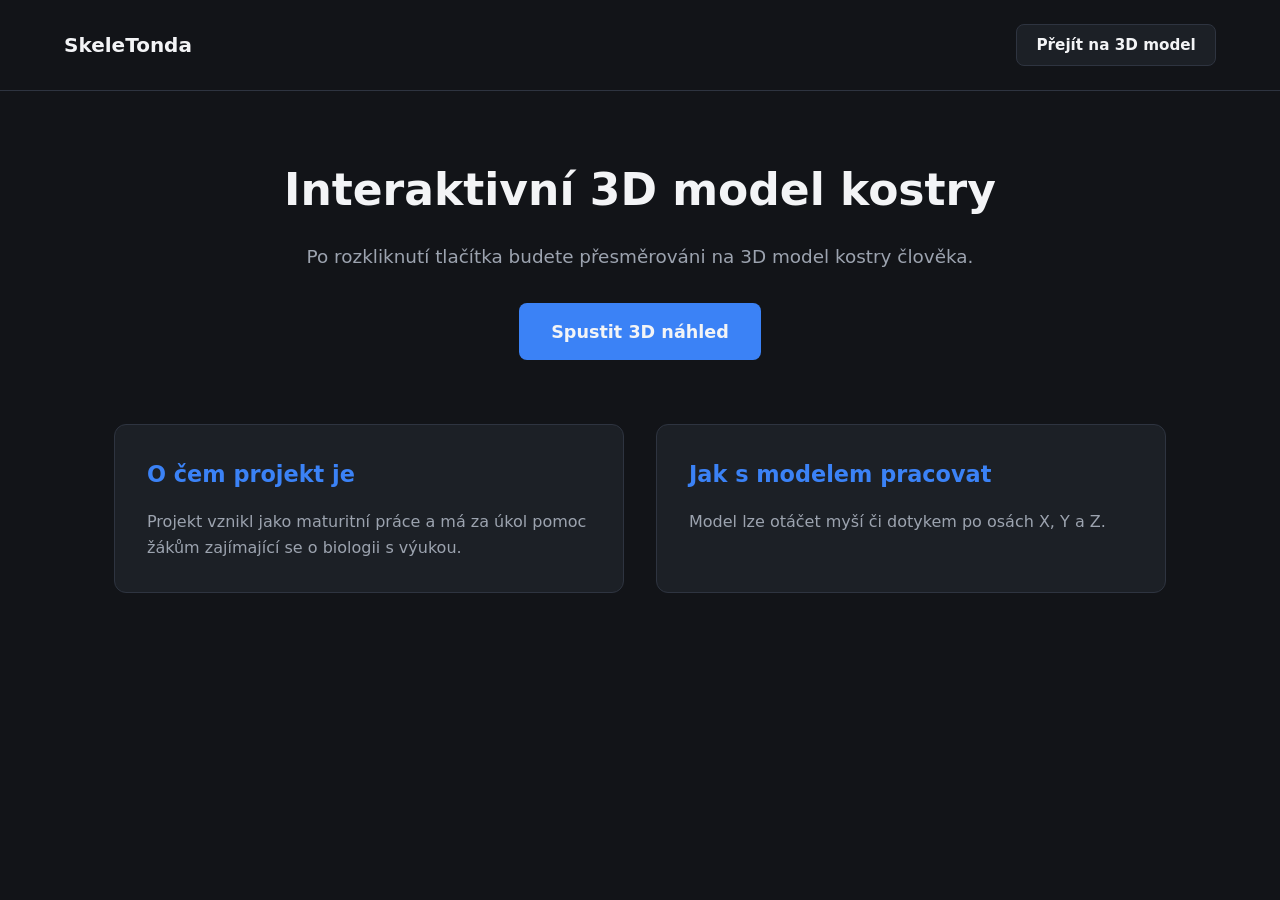
<file: index.html>
<!DOCTYPE html>
<html lang="cs">
<head>
    <meta charset="UTF-8">
    <meta name="viewport" content="width=device-width, initial-scale=1.0">
    <title>3D Projekt – Úvod</title>
    <link rel="stylesheet" href="style.css">
</head>
<body>

    <header class="main-header">
        <div class="logo">SkeleTonda</div>
        <nav>
            <a href="model.html" class="btn-nav">Přejít na 3D model</a>
        </nav>
    </header>

    <main class="landing-container">
        <section class="hero">
            <h1>Interaktivní 3D model kostry</h1>
            <p class="subtitle">Po rozkliknutí tlačítka budete přesměrováni na 3D model kostry člověka.</p>
            <a href="model.html" class="btn-primary">Spustit 3D náhled</a>
        </section>

        <section class="info-grid">
            <!-- První rámeček -->
            <article class="info-box">
                <h2>O čem projekt je</h2>
                <p>Projekt vznikl jako maturitní práce a má za úkol pomoc žákům zajímající se o biologii s výukou.</p>
            </article>

            <!-- Druhý rámeček -->
            <article class="info-box">
                <h2>Jak s modelem pracovat</h2>
                <p>Model lze otáčet myší či dotykem po osách X, Y a Z.</p>
            </article>
        </section>
    </main>

</body>
</html>
</file>
<file: style.css>
/* Základní nastavení a barvy */
:root {
    --bg-dark: #121418;
    --bg-card: #1c2026;
    --bg-panel: #181b20;
    --accent: #3b82f6;
    --accent-hover: #2563eb;
    --text-main: #f3f4f6;
    --text-muted: #9ca3af;
    --border-color: #2e3440;
}

* {
    box-sizing: border-box;
    margin: 0;
    padding: 0;
}

body {
    font-family: system-ui, -apple-system, sans-serif;
    background-color: var(--bg-dark);
    color: var(--text-main);
    line-height: 1.6;
}

/* --- ÚVODNÍ STRÁNKA --- */
.main-header {
    display: flex;
    justify-content: space-between;
    align-items: center;
    padding: 1.5rem 5%;
    border-bottom: 1px solid var(--border-color);
}

.logo {
    font-size: 1.25rem;
    font-weight: 700;
}

.landing-container {
    max-width: 1100px;
    margin: 0 auto;
    padding: 4rem 1.5rem;
}

.hero {
    text-align: center;
    margin-bottom: 4rem;
}

.hero h1 {
    font-size: 2.75rem;
    margin-bottom: 1rem;
}

.subtitle {
    color: var(--text-muted);
    font-size: 1.15rem;
    margin-bottom: 2rem;
}

/* Tlačítka a odkazy */
.btn-primary, .btn-nav, .btn-back {
    display: inline-block;
    text-decoration: none;
    color: var(--text-main);
    border-radius: 8px;
    font-weight: 600;
    transition: background-color 0.2s, border-color 0.2s;
}

.btn-primary {
    background-color: var(--accent);
    padding: 0.9rem 2rem;
    font-size: 1.1rem;
}

.btn-primary:hover {
    background-color: var(--accent-hover);
}

.btn-nav, .btn-back {
    background-color: var(--bg-card);
    border: 1px solid var(--border-color);
    padding: 0.5rem 1.2rem;
    font-size: 0.95rem;
}

.btn-nav:hover, .btn-back:hover {
    border-color: var(--accent);
}

/* Dva rámečky na úvodní stránce */
.info-grid {
    display: grid;
    grid-template-columns: repeat(auto-fit, minmax(300px, 1fr));
    gap: 2rem;
}

.info-box {
    background-color: var(--bg-card);
    border: 1px solid var(--border-color);
    border-radius: 12px;
    padding: 2rem;
}

.info-box h2 {
    margin-bottom: 1rem;
    font-size: 1.4rem;
    color: var(--accent);
}

.info-box p {
    color: var(--text-muted);
}

/* --- STRÁNKA S 3D MODELEM --- */
.viewer-body {
    height: 100vh;
    display: flex;
    flex-direction: column;
    overflow: hidden;
}

.viewer-header {
    display: flex;
    align-items: center;
    gap: 1.5rem;
    padding: 1rem 2rem;
    background-color: var(--bg-panel);
    border-bottom: 1px solid var(--border-color);
}

.viewer-title {
    font-weight: 600;
}

.workspace {
    display: grid;
    grid-template-columns: 1fr 360px;
    flex: 1;
    overflow: hidden;
}

/* Prostor pro 3D model */
.viewport {
    position: relative;
    background: radial-gradient(circle at center, #222731 0%, #101216 100%);
    width: 100%;
    height: 100%;
    overflow: hidden;
    cursor: grab;
}

.viewport:active {
    cursor: grabbing;
}

.viewport canvas {
    display: block;
    width: 100%;
    height: 100%;
}

/* Boční panel pro popisky a filtr */
.info-panel {
    background-color: var(--bg-panel);
    border-left: 1px solid var(--border-color);
    padding: 2rem;
    overflow-y: auto;
    display: flex;
    flex-direction: column;
    gap: 1.5rem;
}

/* --- SEKCE FILTRU ČÁSTÍ TĚLA --- */
.filter-section {
    background-color: var(--bg-card);
    border: 1px solid var(--border-color);
    border-radius: 10px;
    padding: 1.25rem;
}

.filter-section h3 {
    font-size: 0.85rem;
    text-transform: uppercase;
    letter-spacing: 0.05em;
    color: var(--text-muted);
    margin-bottom: 0.85rem;
}

.filter-buttons {
    display: grid;
    grid-template-columns: 1fr 1fr;
    gap: 0.5rem;
}

.filter-btn {
    appearance: none;
    font-family: inherit;
    background-color: var(--bg-panel);
    color: var(--text-muted);
    border: 1px solid var(--border-color);
    border-radius: 8px;
    padding: 0.6rem 0.75rem;
    font-size: 0.9rem;
    font-weight: 500;
    text-align: center;
    cursor: pointer;
    transition: all 0.2s ease;
}

/* První tlačítko (Celá kostra) roztáhneme přes oba sloupce */
.filter-btn:first-child {
    grid-column: 1 / -1;
}

.filter-btn:hover {
    color: var(--text-main);
    border-color: var(--accent);
    background-color: rgba(59, 130, 246, 0.08);
}

.filter-btn.active {
    background-color: var(--accent);
    border-color: var(--accent);
    color: #ffffff;
    font-weight: 600;
    box-shadow: 0 2px 10px rgba(59, 130, 246, 0.3);
}

/* Detail vybrané kosti */
.panel-header h2 {
    font-size: 1.35rem;
    margin-bottom: 0.5rem;
}

.badge {
    display: inline-block;
    background-color: var(--bg-card);
    border: 1px solid var(--border-color);
    color: var(--accent);
    font-size: 0.8rem;
    padding: 0.2rem 0.6rem;
    border-radius: 4px;
}

.panel-content p {
    color: var(--text-muted);
    margin-bottom: 1.5rem;
}

.detail-item {
    background-color: var(--bg-card);
    border: 1px solid var(--border-color);
    border-radius: 8px;
    padding: 1.25rem;
}

.detail-item h3 {
    font-size: 1.05rem;
    margin-bottom: 0.5rem;
}

.detail-item p {
    margin-bottom: 0;
}

/* Responzivita pro menší obrazovky */
@media (max-width: 850px) {
    .workspace {
        grid-template-columns: 1fr;
        grid-template-rows: 1fr 340px;
    }
    .info-panel {
        border-left: none;
        border-top: 1px solid var(--border-color);
    }
}
</file>
